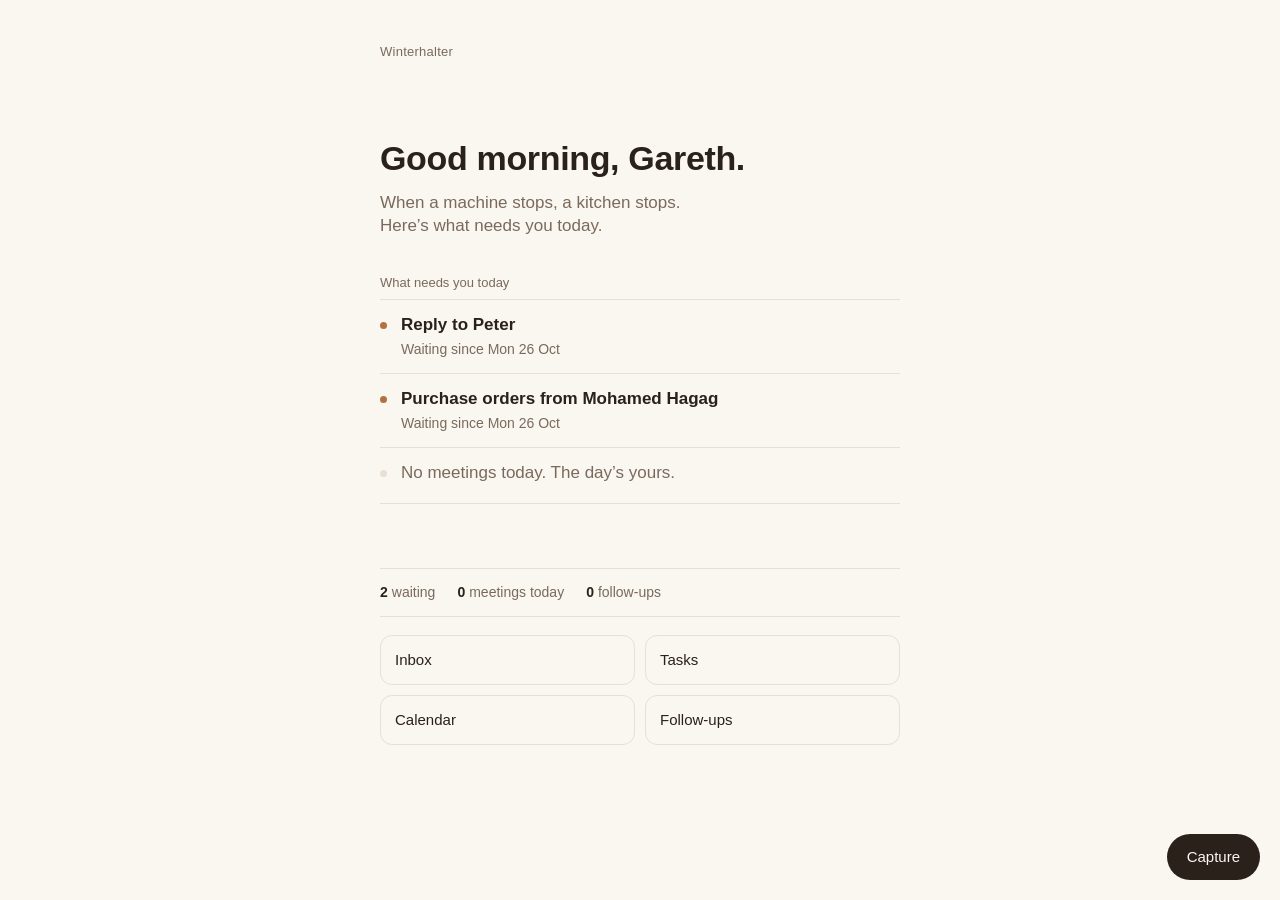
<file: p-7f3k9q/index.html>
<!doctype html><html lang="en"><head><meta charset="utf-8"><meta name="viewport" content="width=device-width,initial-scale=1,viewport-fit=cover">
<meta name="robots" content="noindex,nofollow"><meta name="theme-color" content="#FAF6F0"><title>Today</title>
<style>
:root{--bg:#FAF6F0;--ink:#2A211B;--mut:#7A6A5D;--line:#EADFD3;--cu:#B5703F}
*{box-sizing:border-box;margin:0;padding:0}html,body{background:var(--bg);color:var(--ink)}
body{font:17px/1.35 -apple-system,BlinkMacSystemFont,"Segoe UI",Roboto,"Helvetica Neue",Arial,sans-serif;-webkit-font-smoothing:antialiased}
main{max-width:560px;margin:0 auto;padding:calc(env(safe-area-inset-top) + 18px) 20px 96px}
header{display:flex;align-items:center;gap:10px;height:24px}
header .biz{font-size:13px;color:var(--mut);letter-spacing:.02em}
h1{font-size:32px;font-weight:600;letter-spacing:-.01em;margin-top:44px}
.line{color:var(--mut);margin-top:10px;max-width:32ch}
.lab{font-size:13px;color:var(--mut);margin-top:36px;padding-bottom:8px;border-bottom:1px solid var(--line)}
.it{display:flex;gap:14px;align-items:flex-start;min-height:56px;padding:14px 0;border-bottom:1px solid var(--line);text-decoration:none;color:inherit}
.it i{flex:none;width:7px;height:7px;border-radius:50%;background:var(--cu);margin-top:8px}
.it b{font-weight:600;display:block}.it b .tm{color:var(--cu)}.it small{display:block;font-size:14px;color:var(--mut);margin-top:3px}
.it.q b{font-weight:400;color:var(--mut)}.it.q i{background:var(--line)}
.ph{height:18px;border-radius:6px;background:var(--line);margin:19px 0;width:78%}.ph+.ph{width:62%}
.rest{margin-top:64px}
.counts{display:flex;gap:22px;font-size:14px;color:var(--mut);padding:14px 0;border-top:1px solid var(--line);border-bottom:1px solid var(--line)}
.counts b{color:var(--ink);font-weight:600;margin-right:4px}
.links{display:grid;grid-template-columns:1fr 1fr;gap:10px;margin-top:18px}
.links a{display:block;padding:14px;border:1px solid var(--line);border-radius:12px;color:var(--ink);text-decoration:none;font-size:15px}
.cap{position:fixed;right:20px;bottom:calc(env(safe-area-inset-bottom) + 20px);background:var(--ink);color:var(--bg);border-radius:999px;padding:13px 20px;font-size:15px;text-decoration:none}
/* motion (once per session) */
.anim .a{opacity:0;animation:up .25s ease-out forwards}
.anim .f{opacity:0;animation:fd .25s ease-out forwards}
.anim .it{opacity:0;animation:up .2s ease-out forwards}
.anim .rest,.anim .cap{opacity:0;animation:fd .3s ease-out 3s forwards}
.anim .cap{visibility:hidden;animation:fdv .3s ease-out 3s forwards}
@keyframes up{from{opacity:0;transform:translateY(6px)}to{opacity:1;transform:none}}
@keyframes fd{to{opacity:1}}@keyframes fdv{to{opacity:1;visibility:visible}}
.skip *{animation-delay:0s!important;animation-duration:.01s!important}
@media(prefers-reduced-motion:reduce){.anim *{animation:none!important;opacity:1!important;visibility:visible!important;transform:none!important}}
@media(min-width:900px){main{padding-top:40px}h1{margin-top:72px;font-size:34px}}
</style></head><body><main id="m">
<header><!-- official logo slot: file not yet supplied --><span class="biz" id="biz"></span></header>
<h1 class="a" style="animation-delay:.2s" id="g"></h1>
<p class="line f" style="animation-delay:.9s" id="ln"></p>
<div class="lab f" style="animation-delay:1.7s" id="lab"></div>
<div id="items"></div>
<section class="rest"><div class="counts" id="ct"></div>
<nav class="links"><a href="/#/inbox">Inbox</a><a href="/#/tasks">Tasks</a><a href="/#/calendar">Calendar</a><a href="/#/followups">Follow-ups</a></nav></section>
</main><a class="cap" href="/#/tasks">Capture</a>
<script>
(function(){
/* Snapshot of Gareth's work-only Home data (26 Oct). Message bodies are not included. */
var DATA={first:'Gareth',business:'Winterhalter',vertical:'equipment_service',tz:'Asia/Dubai',
 meetings:[],waiting:[{title:'Reply to Peter',person:'Peter',due:'2026-10-26',ref:'#/inbox'},{title:'Purchase orders from Mohamed Hagag',person:'Mohamed Hagag',due:'2026-10-26',ref:'#/inbox'}],
 vips:[{name:'Peter',org:''},{name:'Florian',org:''},{name:'Victor',org:''}],counts:{waiting:2,meetings:0,followups:0}};
var LINES={equipment_service:"When a machine stops, a kitchen stops. Here\u2019s what needs you today.",holiday:"Guests arrive on their time, not yours. Here\u2019s what needs you today.",electrical:"Your day starts on site, not at a desk. Here\u2019s what needs you before you go.",adviser:"Your clients trust you with the big decisions. Here\u2019s what\u2019s ready for your eye.",general:"You run the business. Here\u2019s what needs you today, and nothing that doesn\u2019t."};
var P=new URLSearchParams(location.search),cs=P.get('case');
var d=JSON.parse(JSON.stringify(DATA));
if(cs==='noname')d.first='';if(cs==='novertical')d.vertical='';if(cs==='nowaiting')d.waiting=[];if(cs==='nomeetings')d.meetings=[];
if(cs==='meetings'||cs==='nowaiting'){var t=new Date(Date.now()+90*6e4);d.meetings=[{at:t.toISOString(),title:'Service contract review',vip:'Peter',org:'',loc:''}]}
if(cs==='old')d.waiting[0].due='2026-10-19';if(cs==='allempty'){d.waiting=[];d.meetings=[];}
var tz=d.tz||Intl.DateTimeFormat().resolvedOptions().timeZone,$=function(i){return document.getElementById(i)};
function esc(s){return String(s).replace(/[&<>"]/g,function(c){return{'&':'&amp;','<':'&lt;','>':'&gt;','"':'&quot;'}[c]})}
var anim=!sessionStorage.getItem('lr_moment')&&!P.has('instant');if(P.has('replay'))anim=true;sessionStorage.setItem('lr_moment','1');
var m=$('m');if(anim){m.classList.add('anim');document.body.classList.add('anim')}
addEventListener('pointerdown',function(){document.body.classList.add('skip');m.classList.add('skip')},{once:true});
var h=+new Date().toLocaleString('en-GB',{timeZone:tz,hour:'2-digit',hour12:false});
var gw=h<12?'Good morning':h<17?'Good afternoon':'Good evening';
$('g').textContent=d.first?gw+', '+d.first+'.':gw+'.';
$('ln').textContent=LINES[d.vertical]||LINES.general;
if(d.business)$('biz').textContent=d.business;
var hm=function(s){return new Date(s).toLocaleTimeString('en-GB',{timeZone:tz,hour:'2-digit',minute:'2-digit'})};
var dayK=function(s){return new Date(s).toLocaleDateString('en-CA',{timeZone:tz})},today=dayK(new Date());
function render(d){var out=[],seen={},add=function(o,who){if(out.length>=3)return;if(who){if(seen[who])return;seen[who]=1}out.push(o)};
 var ms=(d.meetings||[]).filter(function(x){return dayK(x.at)===today}).sort(function(a,b){return new Date(a.at)-new Date(b.at)});
 var wt=(d.waiting||[]).filter(function(x){return x.due<=today}).sort(function(a,b){return a.due<b.due?-1:1});
 var meet=function(x){return {h:'<span class="tm">'+esc(hm(x.at))+'</span> \u00b7 '+esc(x.title),s:x.vip?'With '+esc(x.vip)+(x.org?', '+esc(x.org):''):(x.loc?esc(x.loc):''),r:'/#/calendar'}};
 var wait=function(x){return {h:esc(x.title),s:x.due>=today?'Ready when you are':'Waiting since '+new Date(x.due+'T12:00:00').toLocaleDateString('en-GB',{timeZone:tz,weekday:'short',day:'numeric',month:'short'}).replace(',',''),r:'/'+(x.ref||'#/home')}};
 var nx=ms.find(function(x){var t=new Date(x.at)-Date.now();return t>-36e5&&t<4*36e5});if(nx)add(meet(nx),nx.vip);
 wt.forEach(function(x){add(wait(x),x.person)});
 (d.vips||[]).forEach(function(v){var n=(d.waiting||[]).filter(function(x){return x.person===v.name}).length+ms.filter(function(x){return x.vip===v.name}).length;if(n)add({h:esc(v.name)+(v.org?' \u00b7 '+esc(v.org):''),s:n+(n>1?' things':' thing')+' open with them',r:'/#/contacts'},v.name)});
 ms.forEach(function(x){if(x!==nx)add(meet(x),x.vip)});(d.waiting||[]).forEach(function(x){add(wait(x),x.person)});
 var q=null;if(!wt.length&&!(d.waiting||[]).length&&!ms.length)q='All clear. Nothing needs you right now.';else if(!(d.waiting||[]).length)q='Nothing\u2019s waiting on you right now.';else if(!ms.length)q='No meetings today. The day\u2019s yours.';
 $('lab').textContent=(d.waiting||[]).length?'What needs you today':ms.length?'Today':'What needs you today';
 var html=out.map(function(o,i){return '<a class="it" href="'+o.r+'" style="animation-delay:'+(1.85+i*.15)+'s"><i></i><div><b>'+o.h+'</b>'+(o.s?'<small>'+o.s+'</small>':'')+'</div></a>'}).join('');
 if(q)html+='<div class="it q" style="animation-delay:'+(1.85+out.length*.15)+'s"><i></i><div><b>'+q+'</b></div></div>';
 $('items').innerHTML=html;
 var c={waiting:(d.waiting||[]).length,meetings:ms.length,followups:(d.followups||[]).length};$('ct').innerHTML='<span><b>'+(c.waiting||0)+'</b>waiting</span><span><b>'+(c.meetings||0)+'</b>meetings today</span><span><b>'+(c.followups||0)+'</b>follow-ups</span>'}
if(cs==='slow'||cs==='fail'){$('lab').textContent='What needs you today';$('items').innerHTML='<div class="ph"></div><div class="ph"></div>';
 var tries=0;function load(){setTimeout(function(){if(cs==='fail'&&(tries++===0||P.get('retry')!=='ok')){$('items').innerHTML='<div class="it q" style="animation:none;opacity:1"><i></i><div><b>Today\u2019s list will appear here shortly.</b></div></div>';if(tries===1)load()}else{m.classList.remove('anim');render(d)}},tries?10000:2500)}load()}
else render(d);
})();
</script></body></html>
</file>
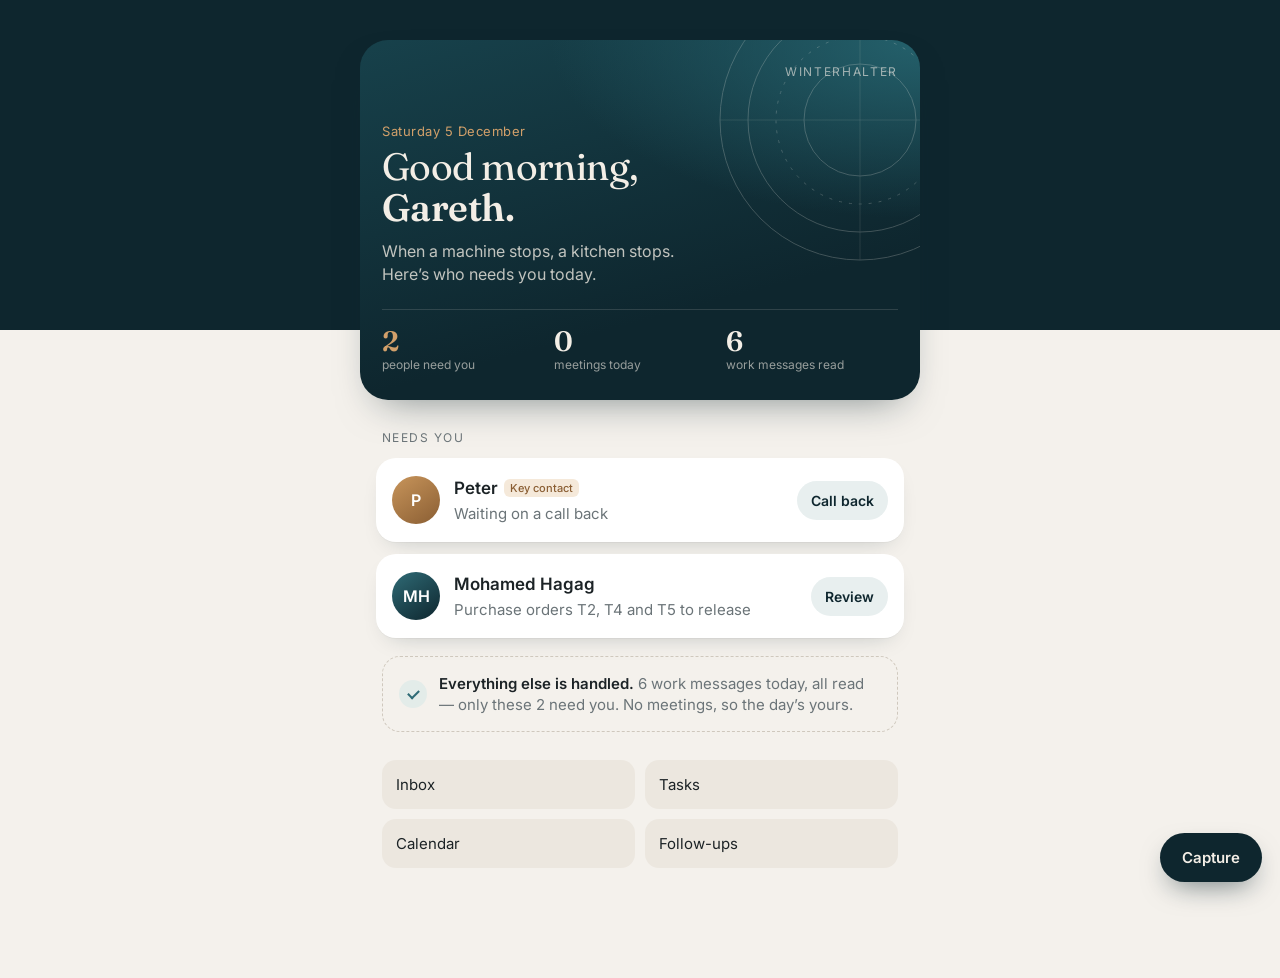
<file: p-v2r8m4/index.html>
<!doctype html><html lang="en"><head><meta charset="utf-8"><meta name="viewport" content="width=device-width,initial-scale=1,viewport-fit=cover">
<meta name="robots" content="noindex,nofollow"><meta name="theme-color" content="#0E262E"><title>Today</title>
<link rel="preconnect" href="https://fonts.googleapis.com"><link rel="preconnect" href="https://fonts.gstatic.com" crossorigin>
<link href="https://fonts.googleapis.com/css2?family=Fraunces:opsz,wght@9..144,400;9..144,600&family=Inter:wght@400;500;600&display=swap" rel="stylesheet">
<style>
:root{--deep:#0E262E;--deep2:#17414B;--brass:#D2A06A;--paper:#F4F1EC;--ink:#1C2326;--mut:#6B7478;--line:#E2DDD5;--card:#FFFFFF}
*{box-sizing:border-box;margin:0;padding:0}
body{background:var(--paper);color:var(--ink);font:16px/1.4 Inter,-apple-system,system-ui,sans-serif;-webkit-font-smoothing:antialiased}
.wrap{max-width:560px;margin:0 auto}
.hero{position:relative;overflow:hidden;color:#F3EEE6;background:radial-gradient(120% 90% at 100% 0%,#24606B 0%,transparent 55%),linear-gradient(165deg,var(--deep2),var(--deep) 70%);padding:calc(env(safe-area-inset-top) + 20px) 22px 26px;border-radius:0 0 28px 28px;box-shadow:0 18px 40px -20px rgba(14,38,46,.55)}
.arcs{position:absolute;right:-90px;top:-70px;width:300px;height:300px;opacity:.22;pointer-events:none}
.top{display:flex;justify-content:space-between;align-items:center;height:24px;font-size:12px;letter-spacing:.14em;text-transform:uppercase;color:rgba(243,238,230,.62)}
.logo{width:24px;height:24px}
.date{margin-top:38px;font-size:13px;color:var(--brass);letter-spacing:.04em}
h1{font-family:Fraunces,Georgia,serif;font-weight:400;font-size:38px;line-height:1.08;letter-spacing:-.015em;margin-top:6px}
h1 em{font-style:normal;font-weight:600}
.line{margin-top:12px;font-size:16px;color:rgba(243,238,230,.78);max-width:30ch}
.glance{display:grid;grid-template-columns:repeat(3,1fr);margin-top:24px;border-top:1px solid rgba(243,238,230,.14);padding-top:16px}
.glance div{font-size:12px;color:rgba(243,238,230,.6)}
.glance b{display:block;font-family:Fraunces,Georgia,serif;font-weight:600;font-size:28px;color:#F3EEE6;line-height:1.1}
.glance div:first-child b{color:var(--brass)}
.body{padding:22px 16px 110px}
.lab{font-size:12px;letter-spacing:.12em;text-transform:uppercase;color:var(--mut);margin:4px 6px 12px}
.card{display:flex;gap:14px;align-items:center;background:var(--card);border-radius:20px;padding:16px;margin-bottom:12px;box-shadow:0 1px 0 rgba(0,0,0,.03),0 10px 24px -14px rgba(14,38,46,.28);text-decoration:none;color:inherit;min-height:84px}
.av{flex:none;width:48px;height:48px;border-radius:50%;display:grid;place-items:center;font-weight:600;font-size:16px;color:#fff;background:linear-gradient(145deg,#2F6B76,#0E262E)}
.av.b{background:linear-gradient(145deg,#C8955B,#8A5E33)}
.who{flex:1;min-width:0}.who b{display:block;font-size:17px;font-weight:600}
.who .tag{font-size:11px;font-weight:500;color:#8A5E33;background:#F5E9DA;border-radius:6px;padding:2px 6px;margin-left:6px;vertical-align:2px}
.who>span{display:block;font-size:15px;color:var(--mut);margin-top:2px}
.act{flex:none;font-size:14px;font-weight:600;color:var(--deep);background:#E8EFEF;border-radius:999px;padding:10px 14px}
.calm{display:flex;gap:12px;align-items:center;margin:18px 6px 0;padding:16px;border:1px dashed #CFC8BD;border-radius:18px;font-size:15px;color:var(--mut)}
.calm i{flex:none;width:28px;height:28px;border-radius:50%;background:#E3ECE9;display:grid;place-items:center}
.calm i:after{content:"";width:9px;height:5px;border-left:2px solid #2F6B76;border-bottom:2px solid #2F6B76;transform:rotate(-45deg) translate(1px,-1px)}
.calm b{color:var(--ink);font-weight:600}
.rest{margin:28px 6px 0;display:grid;grid-template-columns:1fr 1fr;gap:10px}
.rest a{padding:14px;border-radius:14px;background:#ECE7DF;color:var(--ink);text-decoration:none;font-size:15px}
.cap{position:fixed;right:18px;bottom:calc(env(safe-area-inset-bottom) + 18px);background:var(--deep);color:#F3EEE6;border-radius:999px;padding:14px 22px;font-weight:600;font-size:15px;text-decoration:none;box-shadow:0 12px 28px -10px rgba(14,38,46,.6)}
.anim .s{opacity:0;animation:up .45s cubic-bezier(.2,.7,.2,1) forwards}
.anim .arcs{animation:spin 2.4s cubic-bezier(.2,.7,.2,1) both}
@keyframes up{from{opacity:0;transform:translateY(10px)}to{opacity:1;transform:none}}
@keyframes spin{from{transform:rotate(-40deg);opacity:0}to{transform:none;opacity:.22}}
.anim .glance b{animation:none}
.skip *{animation-delay:0s!important;animation-duration:.01s!important}
@media(prefers-reduced-motion:reduce){.anim *{animation:none!important;opacity:1!important;transform:none!important}}
@media(min-width:900px){body{background:linear-gradient(180deg,var(--deep) 0 330px,var(--paper) 330px)}.wrap{padding-top:40px}.hero{border-radius:28px}.body{padding-top:26px}}
</style></head><body><div class="wrap" id="m">
<section class="hero">
<svg class="arcs" viewBox="0 0 300 300" fill="none" stroke="#F3EEE6" stroke-width="1"><circle cx="150" cy="150" r="140"/><circle cx="150" cy="150" r="112"/><circle cx="150" cy="150" r="84" stroke-dasharray="3 7"/><circle cx="150" cy="150" r="56"/><path d="M10 150h280M150 10v280" stroke-opacity=".5"/></svg>
<div class="top"><span class="logo" aria-hidden="true"></span><span id="biz">Winterhalter</span></div>
<div class="date s" style="animation-delay:.15s" id="dt"></div>
<h1 class="s" style="animation-delay:.3s" id="g"></h1>
<p class="line s" style="animation-delay:.8s">When a machine stops, a kitchen stops. Here’s who needs you today.</p>
<div class="glance s" style="animation-delay:1.3s" id="gl"></div>
</section>
<section class="body">
<div class="lab s" style="animation-delay:1.7s">Needs you</div>
<div id="cards"></div>
<div class="calm s" id="calm"></div>
<nav class="rest s" style="animation-delay:3s"><a href="/#/inbox">Inbox</a><a href="/#/tasks">Tasks</a><a href="/#/calendar">Calendar</a><a href="/#/followups">Follow-ups</a></nav>
</section></div>
<a class="cap s" style="animation-delay:3s" href="/#/tasks">Capture</a>
<script>
(function(){
/* Work-only snapshot, 26 Oct. Titles only, no message bodies. */
var D={first:'Gareth',tz:'Asia/Dubai',workToday:6,meetings:0,
 people:[{name:'Peter',key:true,want:'Waiting on a call back',act:'Call back',href:'/#/inbox'},
         {name:'Mohamed Hagag',want:'Purchase orders T2, T4 and T5 to release',act:'Review',href:'/#/inbox'}]};
var anim=!sessionStorage.getItem('lr_m2')||location.search.indexOf('replay')>-1;sessionStorage.setItem('lr_m2','1');
var m=document.body;if(anim)m.classList.add('anim');addEventListener('pointerdown',function(){m.classList.add('skip')},{once:true});
var $=function(i){return document.getElementById(i)},e=function(s){return String(s).replace(/[&<>"]/g,function(c){return{'&':'&amp;','<':'&lt;','>':'&gt;','"':'&quot;'}[c]})};
var now=new Date(),h=+now.toLocaleString('en-GB',{timeZone:D.tz,hour:'2-digit',hour12:false});
$('dt').textContent=now.toLocaleDateString('en-GB',{timeZone:D.tz,weekday:'long',day:'numeric',month:'long'});
$('g').innerHTML=(h<12?'Good morning':h<17?'Good afternoon':'Good evening')+',<br><em>'+e(D.first)+'.</em>';
var n=D.people.length,sorted=D.workToday-D.people.reduce(function(a,p){return a+0},0);
$('gl').innerHTML='<div><b>'+n+'</b>'+(n===1?'person needs':'people need')+' you</div><div><b>'+D.meetings+'</b>meetings today</div><div><b>'+D.workToday+'</b>work messages read</div>';
$('cards').innerHTML=D.people.slice(0,3).map(function(p,i){var ini=p.name.split(' ').map(function(w){return w[0]}).join('').slice(0,2);
 return '<a class="card s" href="'+p.href+'" style="animation-delay:'+(1.9+i*.18)+'s"><span class="av'+(p.key?' b':'')+'">'+e(ini)+'</span><span class="who"><b>'+e(p.name)+(p.key?'<span class="tag">Key contact</span>':'')+'</b><span>'+e(p.want)+'</span></span><span class="act">'+e(p.act)+'</span></a>'}).join('');
var c=$('calm');c.style.animationDelay=(1.9+n*.18+.2)+'s';
c.innerHTML='<i></i><span><b>Everything else is handled.</b> '+D.workToday+' work messages today, all read — only these '+n+' need you. No meetings, so the day’s yours.</span>';
})();
</script></body></html>
</file>
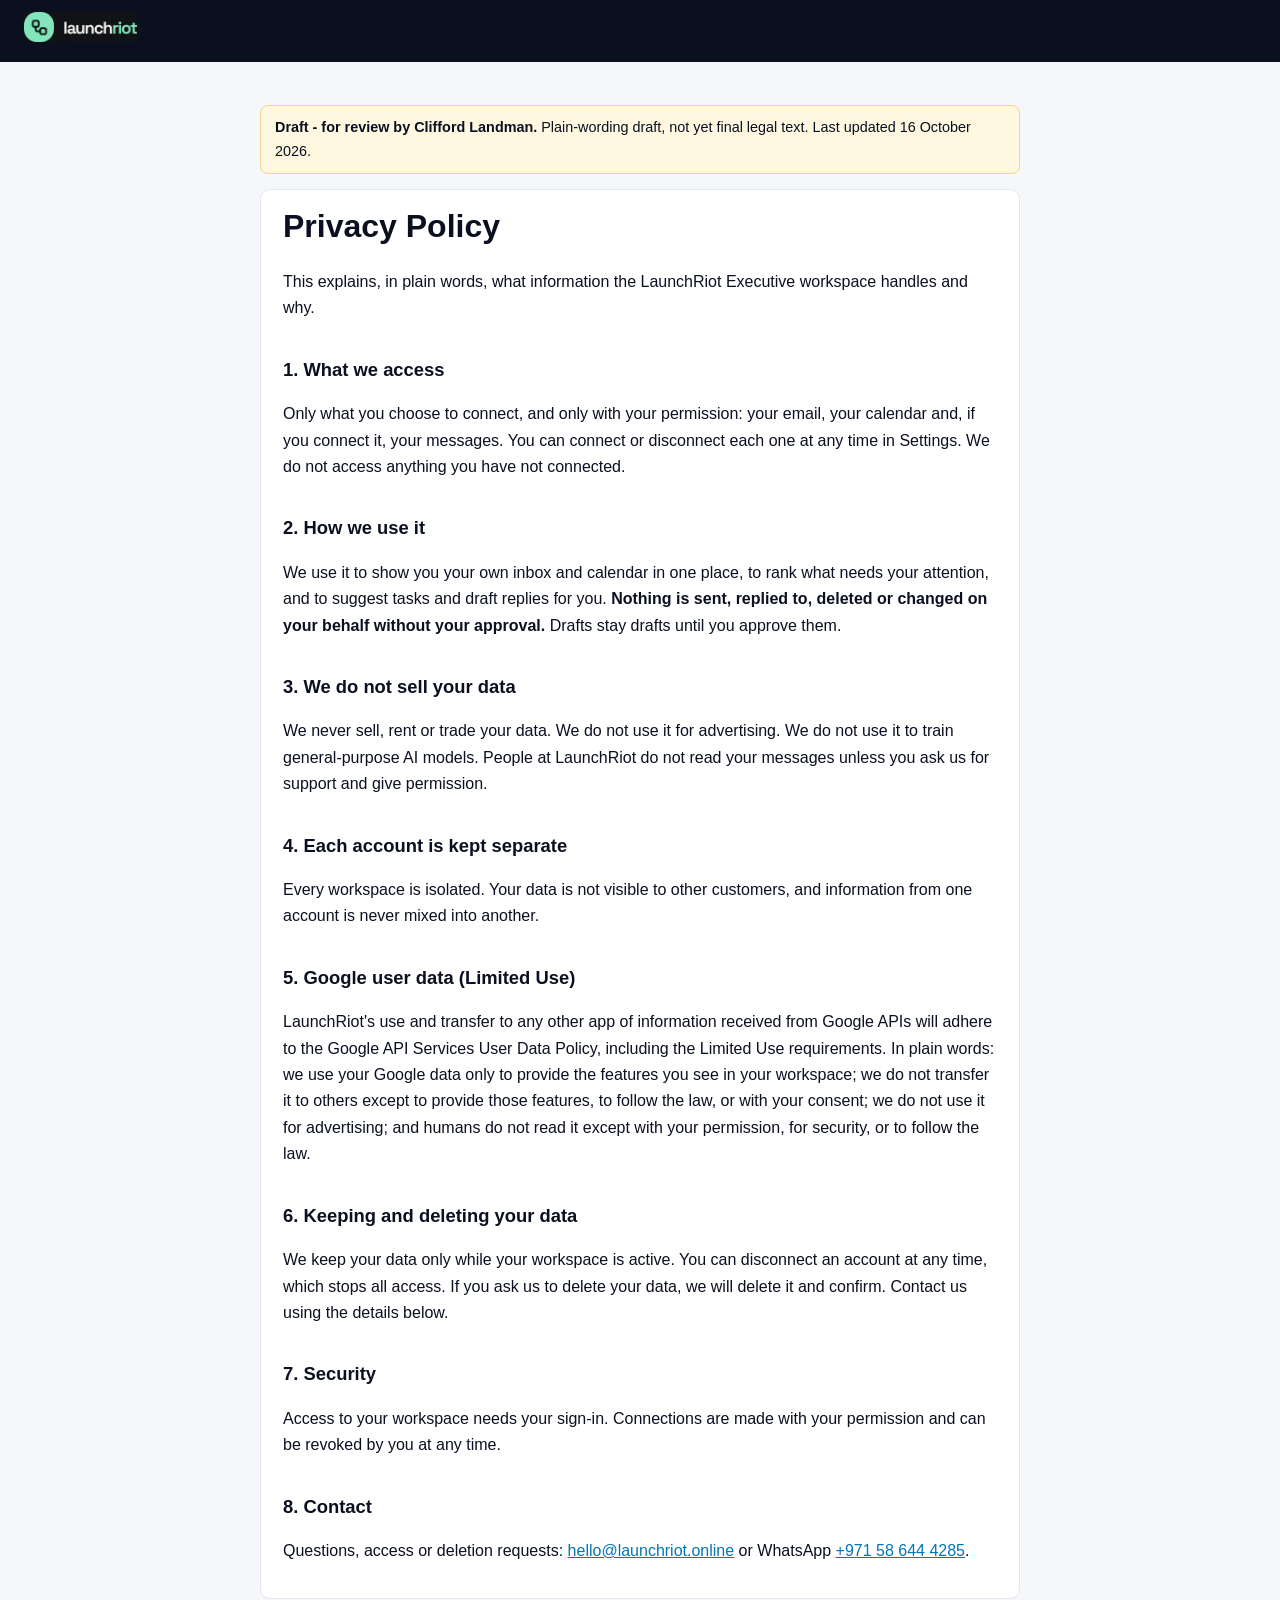
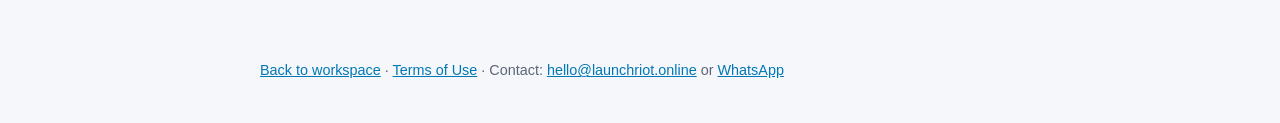
<file: privacy.html>
<!doctype html><html lang="en"><head><meta charset="utf-8"><meta name="viewport" content="width=device-width,initial-scale=1">
<title>Privacy Policy | LaunchRiot</title><meta name="robots" content="noindex"><link rel="icon" href="favicon.svg"><style>body{margin:0;font:16px/1.65 -apple-system,"Segoe UI",Roboto,Helvetica,Arial,sans-serif;color:#0b1020;background:#f5f7fa}
header{background:#0b1020;padding:12px 24px}header img{height:30px}
main{max-width:760px;margin:0 auto;padding:28px 20px 60px}h1{margin:.2em 0}h2{margin-top:1.8em;font-size:1.15em}
.draft{background:#fff7e0;border:1px solid #f0d58a;padding:10px 14px;border-radius:8px;font-size:.9em}
.card{background:#fff;border:1px solid #e3e8ef;border-radius:10px;padding:4px 22px 18px}a{color:#0077b6}
footer{max-width:760px;margin:0 auto;padding:0 20px 40px;color:#5b6577;font-size:.9em}</style></head><body>
<header><a href="./"><img src="launchriot-logo.png" alt="LaunchRiot"></a></header>
<main><p class="draft"><b>Draft - for review by Clifford Landman.</b> Plain-wording draft, not yet final legal text. Last updated 16 October 2026.</p>
<div class="card"><h1>Privacy Policy</h1>
<p>This explains, in plain words, what information the LaunchRiot Executive workspace handles and why.</p>
<h2>1. What we access</h2><p>Only what you choose to connect, and only with your permission: your email, your calendar and, if you connect it, your messages. You can connect or disconnect each one at any time in Settings. We do not access anything you have not connected.</p>
<h2>2. How we use it</h2><p>We use it to show you your own inbox and calendar in one place, to rank what needs your attention, and to suggest tasks and draft replies for you. <b>Nothing is sent, replied to, deleted or changed on your behalf without your approval.</b> Drafts stay drafts until you approve them.</p>
<h2>3. We do not sell your data</h2><p>We never sell, rent or trade your data. We do not use it for advertising. We do not use it to train general-purpose AI models. People at LaunchRiot do not read your messages unless you ask us for support and give permission.</p>
<h2>4. Each account is kept separate</h2><p>Every workspace is isolated. Your data is not visible to other customers, and information from one account is never mixed into another.</p>
<h2>5. Google user data (Limited Use)</h2><p>LaunchRiot's use and transfer to any other app of information received from Google APIs will adhere to the Google API Services User Data Policy, including the Limited Use requirements. In plain words: we use your Google data only to provide the features you see in your workspace; we do not transfer it to others except to provide those features, to follow the law, or with your consent; we do not use it for advertising; and humans do not read it except with your permission, for security, or to follow the law.</p>
<h2>6. Keeping and deleting your data</h2><p>We keep your data only while your workspace is active. You can disconnect an account at any time, which stops all access. If you ask us to delete your data, we will delete it and confirm. Contact us using the details below.</p>
<h2>7. Security</h2><p>Access to your workspace needs your sign-in. Connections are made with your permission and can be revoked by you at any time.</p>
<h2>8. Contact</h2><p>Questions, access or deletion requests: <a href="mailto:hello@launchriot.online">hello@launchriot.online</a> or WhatsApp <a href="https://wa.me/971586444285">+971 58 644 4285</a>.</p>
</div></main>
<footer><a href="./">Back to workspace</a> · <a href="terms.html">Terms of Use</a> · Contact: <a href="mailto:hello@launchriot.online">hello@launchriot.online</a> or <a href="https://wa.me/971586444285">WhatsApp</a></footer></body></html>
</file>
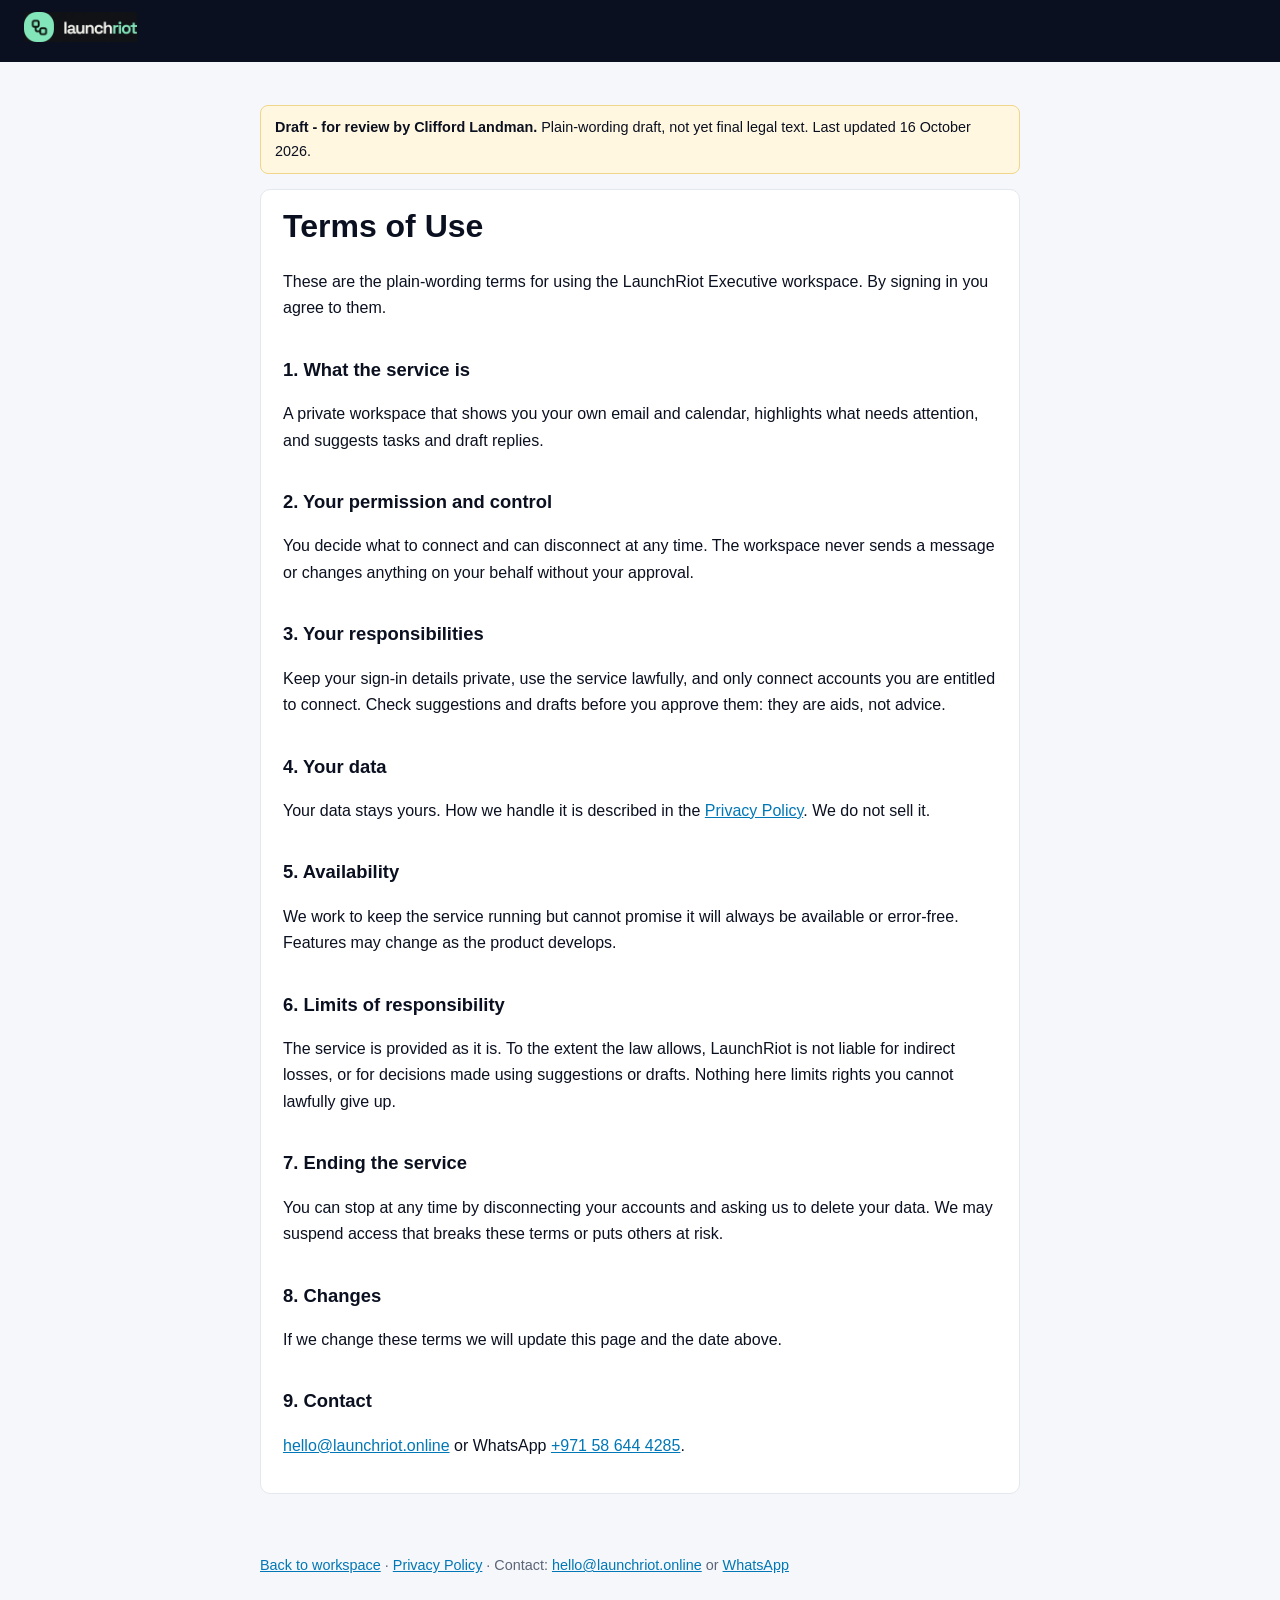
<file: terms.html>
<!doctype html><html lang="en"><head><meta charset="utf-8"><meta name="viewport" content="width=device-width,initial-scale=1">
<title>Terms of Use | LaunchRiot</title><meta name="robots" content="noindex"><link rel="icon" href="favicon.svg"><style>body{margin:0;font:16px/1.65 -apple-system,"Segoe UI",Roboto,Helvetica,Arial,sans-serif;color:#0b1020;background:#f5f7fa}
header{background:#0b1020;padding:12px 24px}header img{height:30px}
main{max-width:760px;margin:0 auto;padding:28px 20px 60px}h1{margin:.2em 0}h2{margin-top:1.8em;font-size:1.15em}
.draft{background:#fff7e0;border:1px solid #f0d58a;padding:10px 14px;border-radius:8px;font-size:.9em}
.card{background:#fff;border:1px solid #e3e8ef;border-radius:10px;padding:4px 22px 18px}a{color:#0077b6}
footer{max-width:760px;margin:0 auto;padding:0 20px 40px;color:#5b6577;font-size:.9em}</style></head><body>
<header><a href="./"><img src="launchriot-logo.png" alt="LaunchRiot"></a></header>
<main><p class="draft"><b>Draft - for review by Clifford Landman.</b> Plain-wording draft, not yet final legal text. Last updated 16 October 2026.</p>
<div class="card"><h1>Terms of Use</h1>
<p>These are the plain-wording terms for using the LaunchRiot Executive workspace. By signing in you agree to them.</p>
<h2>1. What the service is</h2><p>A private workspace that shows you your own email and calendar, highlights what needs attention, and suggests tasks and draft replies.</p>
<h2>2. Your permission and control</h2><p>You decide what to connect and can disconnect at any time. The workspace never sends a message or changes anything on your behalf without your approval.</p>
<h2>3. Your responsibilities</h2><p>Keep your sign-in details private, use the service lawfully, and only connect accounts you are entitled to connect. Check suggestions and drafts before you approve them: they are aids, not advice.</p>
<h2>4. Your data</h2><p>Your data stays yours. How we handle it is described in the <a href="privacy.html">Privacy Policy</a>. We do not sell it.</p>
<h2>5. Availability</h2><p>We work to keep the service running but cannot promise it will always be available or error-free. Features may change as the product develops.</p>
<h2>6. Limits of responsibility</h2><p>The service is provided as it is. To the extent the law allows, LaunchRiot is not liable for indirect losses, or for decisions made using suggestions or drafts. Nothing here limits rights you cannot lawfully give up.</p>
<h2>7. Ending the service</h2><p>You can stop at any time by disconnecting your accounts and asking us to delete your data. We may suspend access that breaks these terms or puts others at risk.</p>
<h2>8. Changes</h2><p>If we change these terms we will update this page and the date above.</p>
<h2>9. Contact</h2><p><a href="mailto:hello@launchriot.online">hello@launchriot.online</a> or WhatsApp <a href="https://wa.me/971586444285">+971 58 644 4285</a>.</p>
</div></main>
<footer><a href="./">Back to workspace</a> · <a href="privacy.html">Privacy Policy</a> · Contact: <a href="mailto:hello@launchriot.online">hello@launchriot.online</a> or <a href="https://wa.me/971586444285">WhatsApp</a></footer></body></html>
</file>
